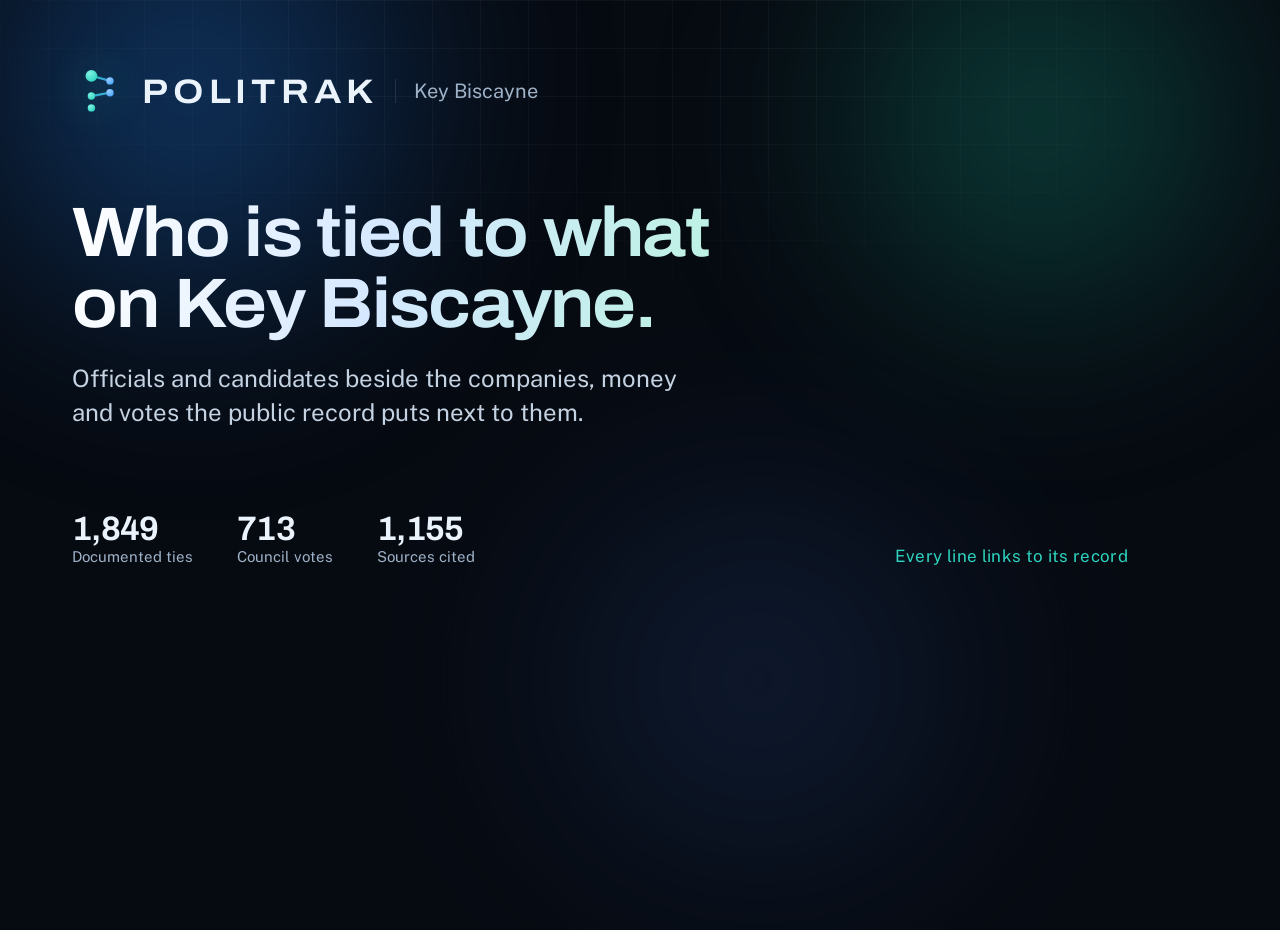
<file: og.source.html>
<!DOCTYPE html>
<html lang="en">
<head>
<meta charset="utf-8">
<link rel="stylesheet" href="https://fonts.googleapis.com/css2?family=Archivo:wdth,wght@100..125,400..700&family=Public+Sans:wght@400;500;600&display=swap">
<style>
  * { box-sizing: border-box; margin: 0; }
  body { width: 1200px; height: 630px; overflow: hidden; position: relative;
    background: #060a11; color: #eaf2fb; font-family: 'Public Sans', sans-serif; }
  .glow { position: absolute; border-radius: 50%; filter: blur(90px); }
  .a { width: 620px; height: 620px; top: -220px; left: -120px; background: radial-gradient(circle, #1d6fd0, transparent 70%); opacity: .5; }
  .b { width: 560px; height: 560px; top: -160px; right: -120px; background: radial-gradient(circle, #1bbf9c, transparent 70%); opacity: .34; }
  .c { width: 700px; height: 500px; bottom: -300px; left: 34%; background: radial-gradient(circle, #2a4d8f, transparent 70%); opacity: .3; }
  .grid { position: absolute; inset: 0;
    background-image: linear-gradient(rgba(255,255,255,.035) 1px, transparent 1px), linear-gradient(90deg, rgba(255,255,255,.035) 1px, transparent 1px);
    background-size: 48px 48px;
    -webkit-mask-image: radial-gradient(ellipse 80% 70% at 50% 0%, #000 30%, transparent 78%); }
  main { position: relative; padding: 64px 72px; height: 100%; display: flex; flex-direction: column; justify-content: space-between; }
  .lockup { display: flex; align-items: center; gap: 16px; }
  .lockup img { width: 54px; height: 54px; filter: drop-shadow(0 0 20px rgba(45,212,191,.45)); }
  .wordmark { font-family: 'Archivo', sans-serif; font-weight: 650; font-size: 34px; font-stretch: 112%; letter-spacing: .14em; }
  .place { font-size: 20px; color: #9fb2c8; padding-left: 18px; border-left: 1px solid #263244; }
  h1 { font-family: 'Archivo', sans-serif; font-weight: 650; font-stretch: 108%; font-size: 70px;
    line-height: 1.02; letter-spacing: -.024em; max-width: 15ch;
    background: linear-gradient(104deg, #ffffff 0%, #d5e8ff 46%, #b9f3df 100%);
    -webkit-background-clip: text; -webkit-text-fill-color: transparent; }
  p { margin-top: 20px; font-size: 24px; line-height: 1.45; color: #c4d2e2; max-width: 42ch; }
  .foot { display: flex; align-items: flex-end; justify-content: space-between; gap: 40px; }
  .nums { display: flex; gap: 44px; }
  .nums b { display: block; font-family: 'Archivo', sans-serif; font-weight: 650; font-size: 34px; letter-spacing: -.02em; }
  .nums span { font-size: 15px; color: #9fb2c8; }
  .url { font-size: 17px; color: #2dd4bf; letter-spacing: .02em; }
</style>
</head>
<body>
<div class="glow a"></div><div class="glow b"></div><div class="glow c"></div><div class="grid"></div>
<main>
  <div class="lockup">
    <img src="mark.svg" alt="">
    <span class="wordmark">POLITRAK</span>
    <span class="place">Key Biscayne</span>
  </div>
  <div>
    <h1>Who is tied to what on Key Biscayne.</h1>
    <p>Officials and candidates beside the companies, money and votes the public record puts next to them.</p>
  </div>
  <div class="foot">
    <div class="nums">
      <div><b>1,849</b><span>Documented ties</span></div>
      <div><b>713</b><span>Council votes</span></div>
      <div><b>1,155</b><span>Sources cited</span></div>
    </div>
    <div class="url">Every line links to its record</div>
  </div>
</main>
</body>
</html>
</file>
